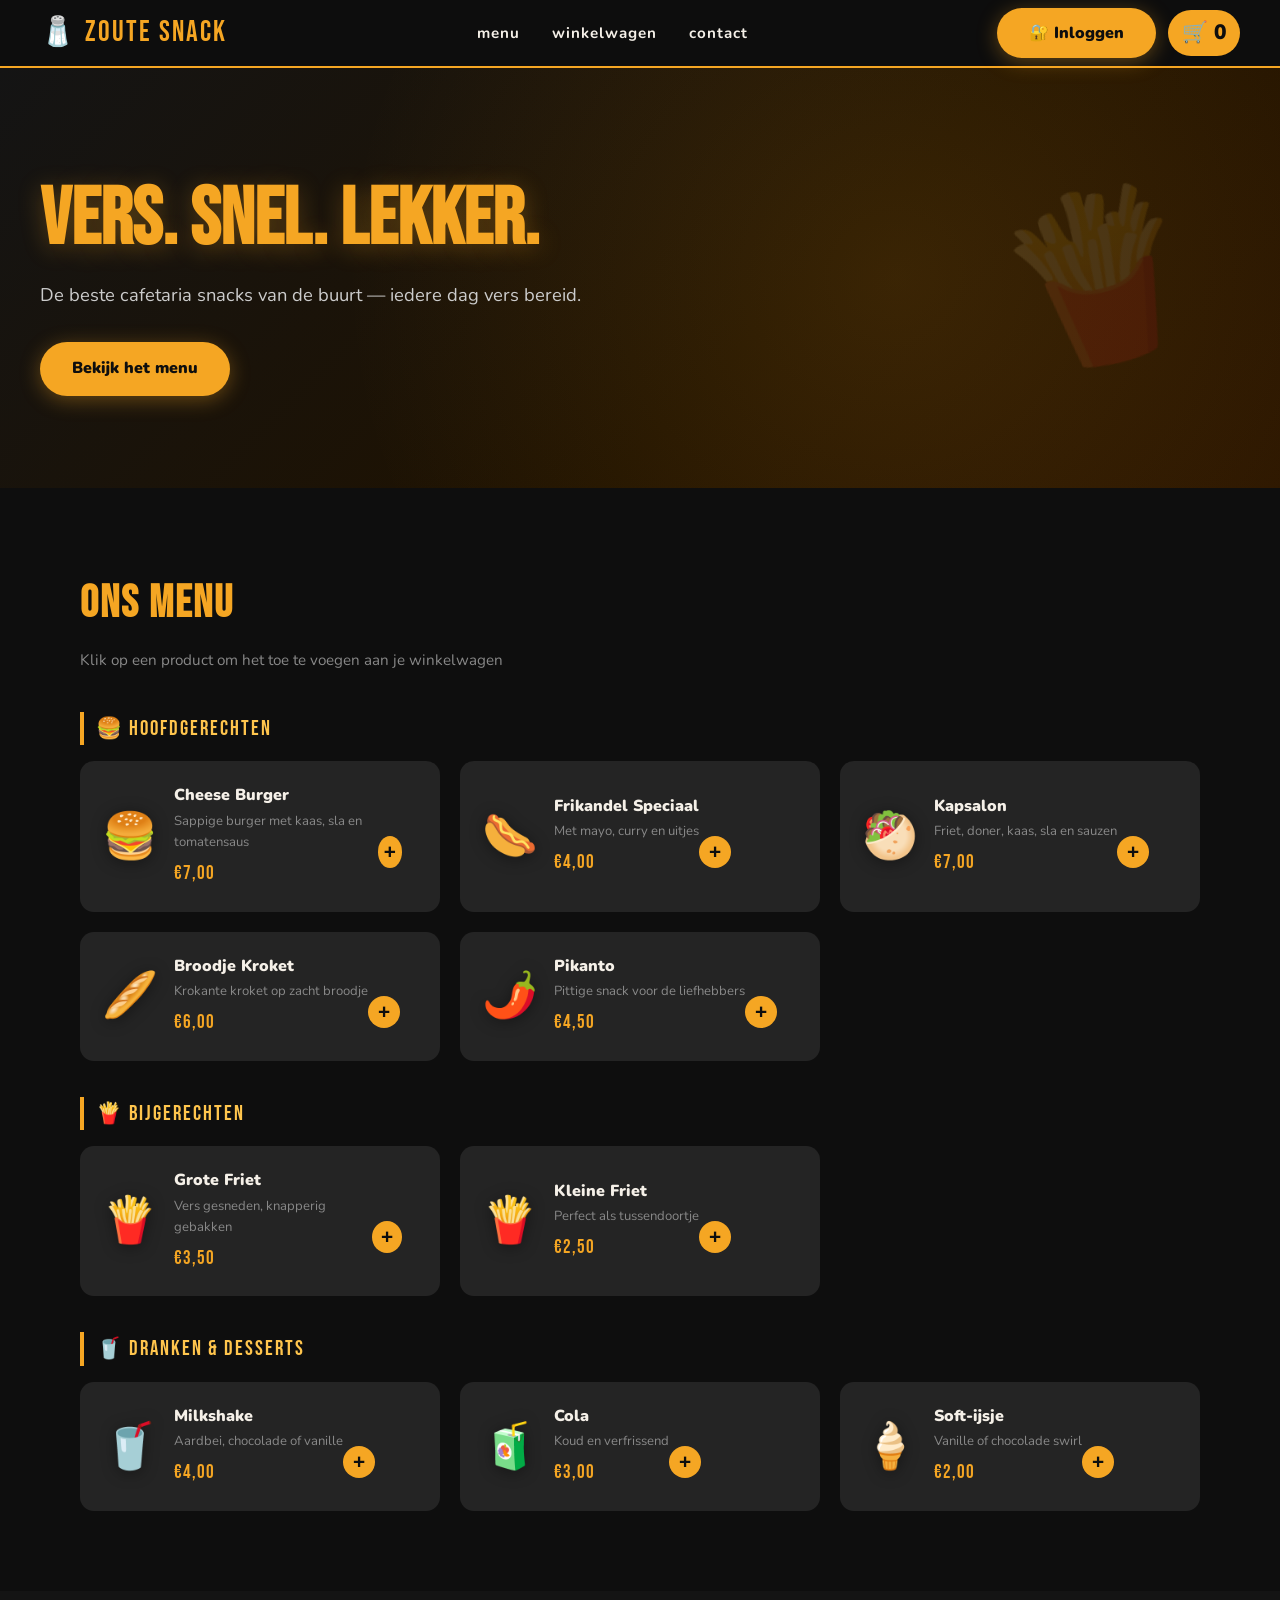
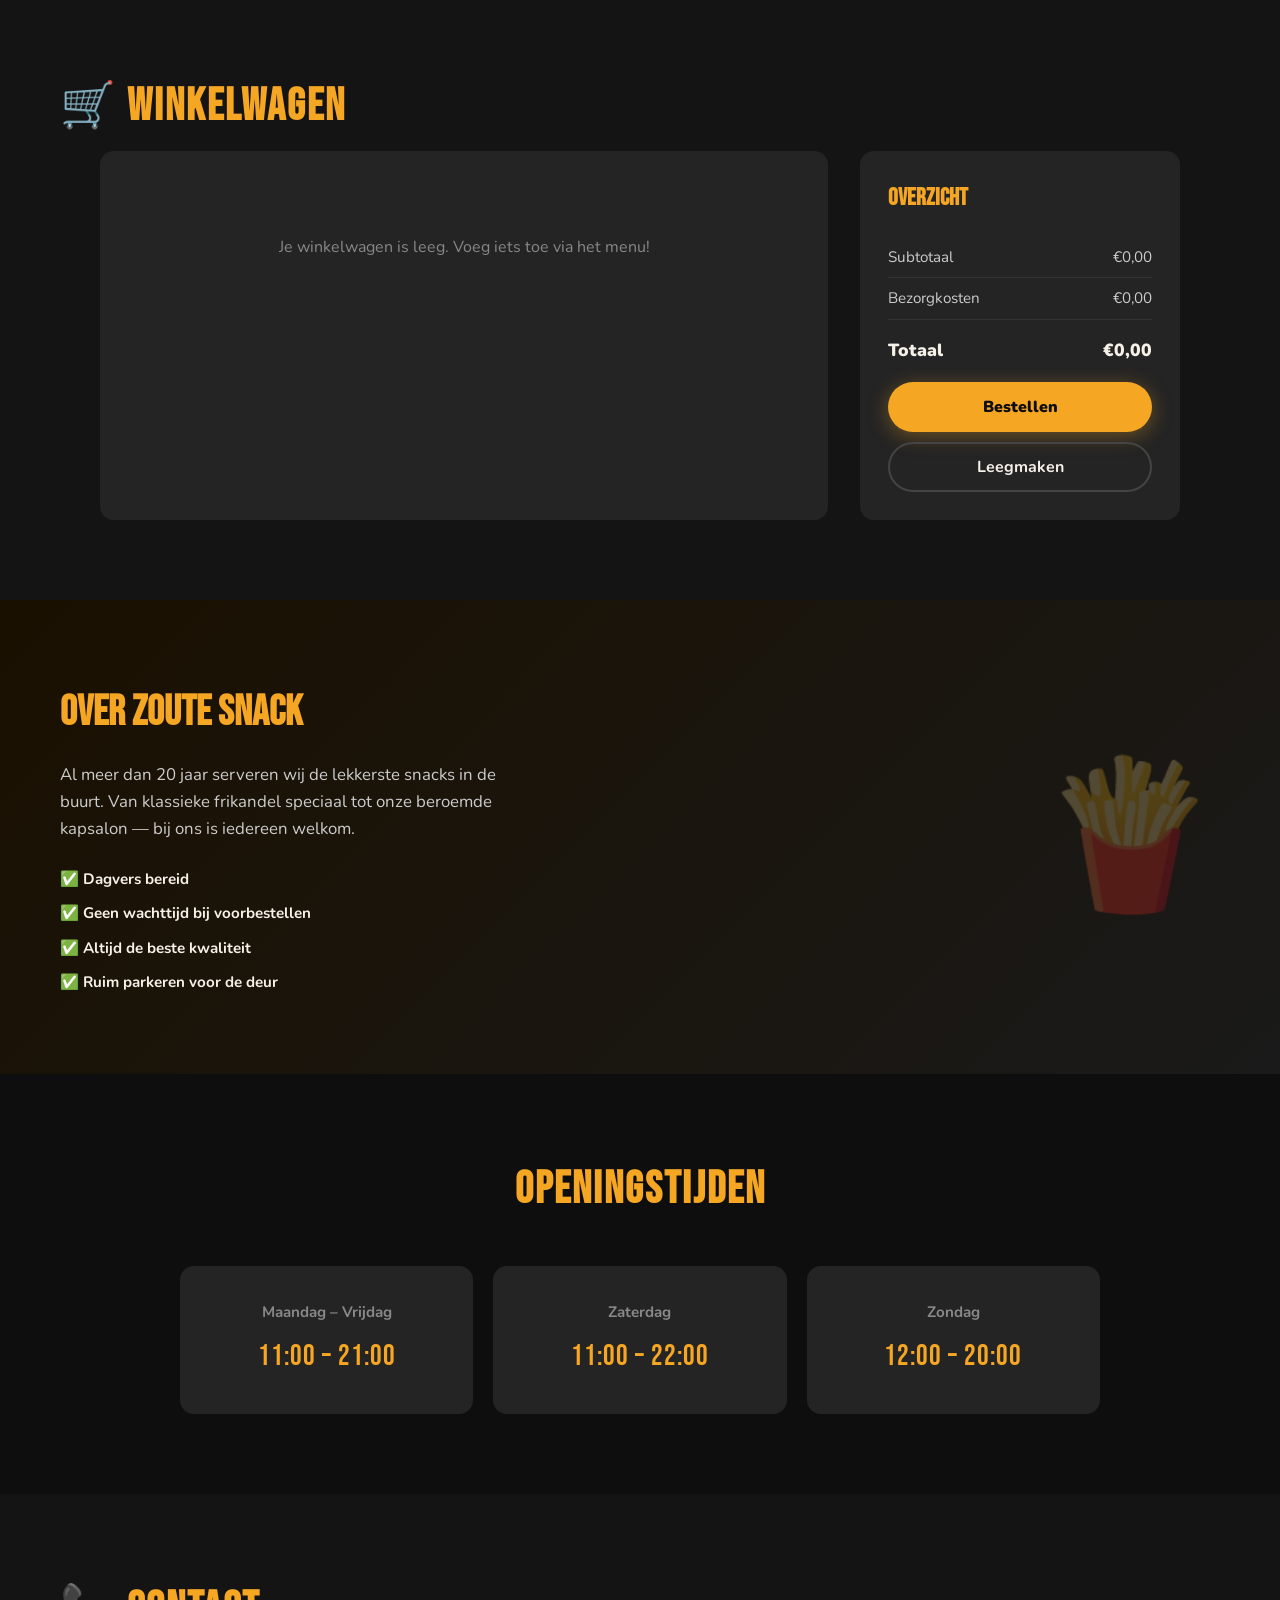
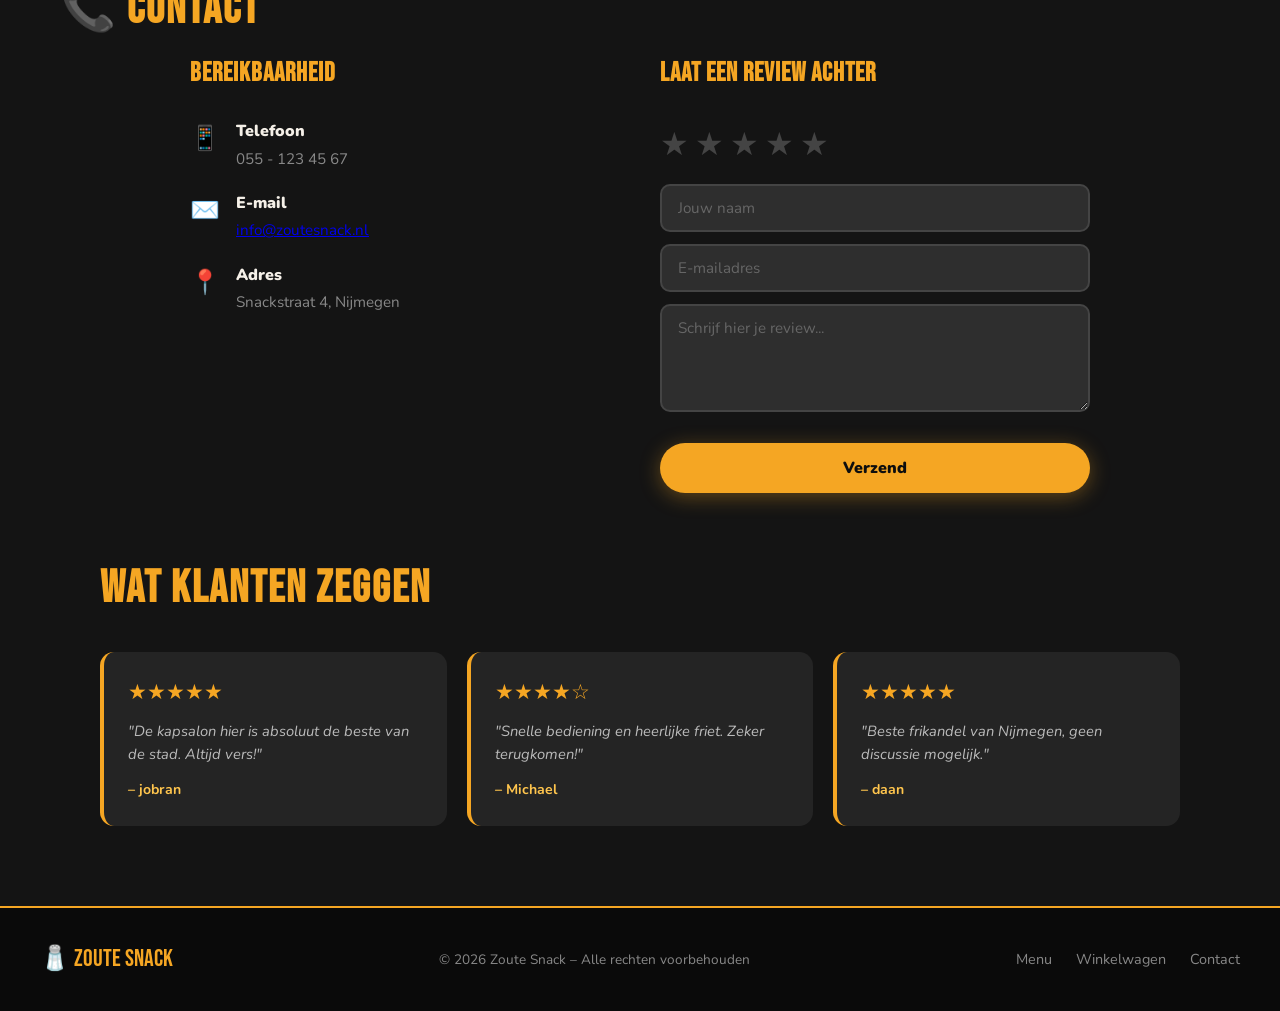
<file: restaurantwebapp1/assets/index.html>
<!DOCTYPE html>
<html lang="nl">
<head>
  <meta charset="UTF-8" />
  <meta name="viewport" content="width=device-width, initial-scale=1.0" />
  <title>Zoute Snack – Cafetaria</title>
  <link href="https://fonts.googleapis.com/css2?family=Bebas+Neue&family=Nunito:wght@400;600;700;900&display=swap" rel="stylesheet" />
  <link rel="stylesheet" href="style.css" />
</head>
<body>
 
  <!-- NAVIGATIE -->
  <header>
    <div class="logo">🧂 Zoute Snack</div>
    <nav>
      <a href="#menu" class="nav-link">menu</a>
      <a href="#winkelwagen" class="nav-link">winkelwagen</a>
      <a href="#contact" class="nav-link">contact</a>
    </nav>
    <div class="header-right">
      <button class="btn-primary" onclick="openLogin()">🔐 Inloggen</button>
      <div class="cart-icon" onclick="scrollToSection('winkelwagen')">
        🛒 <span id="cart-count">0</span>
      </div>
    </div>
  </header>
 
  <!-- LOGIN MODAL -->
  <div id="login-overlay" class="modal-overlay hidden">
    <div class="modal login-modal">
      <button class="modal-close" onclick="closeLogin()">✕</button>
      <h2>🔐 Inloggen</h2>
      <p class="login-sub">Beheerders kunnen hier inloggen</p>
      <input type="text" id="login-user" placeholder="Gebruikersnaam" class="form-input" />
      <input type="password" id="login-pass" placeholder="Wachtwoord" class="form-input" />
      <p id="login-error" class="login-error hidden">Onjuiste inloggegevens. Probeer opnieuw.</p>
      <button class="btn-primary full-width" onclick="doLogin()">Inloggen</button>
    </div>
  </div>
 
  <!-- HERO -->
  <section class="hero">
    <div class="hero-content">
      <h1>Vers. Snel. Lekker.</h1>
      <p>De beste cafetaria snacks van de buurt — iedere dag vers bereid.</p>
      <a href="#menu" class="btn-primary">Bekijk het menu</a>
    </div>
    <div class="hero-decoration">🍟</div>
  </section>
 
  <!-- MENU -->
  <section id="menu" class="section">
    <h2 class="section-title">Ons Menu</h2>
    <p class="section-sub">Klik op een product om het toe te voegen aan je winkelwagen</p>
 
    <div class="category-label">🍔 Hoofdgerechten</div>
    <div class="menu-grid">
      <div class="menu-card" onclick="addToCart('Cheese Burger', 7)">
        <div class="menu-img">🍔</div>
        <div class="menu-info">
          <h3>Cheese Burger</h3>
          <p>Sappige burger met kaas, sla en tomatensaus</p>
          <span class="price">€7,00</span>
        </div>
        <button class="add-btn">+</button>
      </div>
      <div class="menu-card" onclick="addToCart('Frikandel Speciaal', 4)">
        <div class="menu-img">🌭</div>
        <div class="menu-info">
          <h3>Frikandel Speciaal</h3>
          <p>Met mayo, curry en uitjes</p>
          <span class="price">€4,00</span>
        </div>
        <button class="add-btn">+</button>
      </div>
      <div class="menu-card" onclick="addToCart('Kapsalon', 7)">
        <div class="menu-img">🥙</div>
        <div class="menu-info">
          <h3>Kapsalon</h3>
          <p>Friet, doner, kaas, sla en sauzen</p>
          <span class="price">€7,00</span>
        </div>
        <button class="add-btn">+</button>
      </div>
      <div class="menu-card" onclick="addToCart('Broodje Kroket', 6)">
        <div class="menu-img">🥖</div>
        <div class="menu-info">
          <h3>Broodje Kroket</h3>
          <p>Krokante kroket op zacht broodje</p>
          <span class="price">€6,00</span>
        </div>
        <button class="add-btn">+</button>
      </div>
      <div class="menu-card" onclick="addToCart('Pikanto', 4.50)">
        <div class="menu-img">🌶️</div>
        <div class="menu-info">
          <h3>Pikanto</h3>
          <p>Pittige snack voor de liefhebbers</p>
          <span class="price">€4,50</span>
        </div>
        <button class="add-btn">+</button>
      </div>
    </div>
 
    <div class="category-label">🍟 Bijgerechten</div>
    <div class="menu-grid">
      <div class="menu-card" onclick="addToCart('Grote Friet', 3.50)">
        <div class="menu-img">🍟</div>
        <div class="menu-info">
          <h3>Grote Friet</h3>
          <p>Vers gesneden, knapperig gebakken</p>
          <span class="price">€3,50</span>
        </div>
        <button class="add-btn">+</button>
      </div>
      <div class="menu-card" onclick="addToCart('Kleine Friet', 2.50)">
        <div class="menu-img">🍟</div>
        <div class="menu-info">
          <h3>Kleine Friet</h3>
          <p>Perfect als tussendoortje</p>
          <span class="price">€2,50</span>
        </div>
        <button class="add-btn">+</button>
      </div>
    </div>
 
    <div class="category-label">🥤 Dranken & Desserts</div>
    <div class="menu-grid">
      <div class="menu-card" onclick="addToCart('Milkshake', 4)">
        <div class="menu-img">🥤</div>
        <div class="menu-info">
          <h3>Milkshake</h3>
          <p>Aardbei, chocolade of vanille</p>
          <span class="price">€4,00</span>
        </div>
        <button class="add-btn">+</button>
      </div>
      <div class="menu-card" onclick="addToCart('Cola', 3)">
        <div class="menu-img">🧃</div>
        <div class="menu-info">
          <h3>Cola</h3>
          <p>Koud en verfrissend</p>
          <span class="price">€3,00</span>
        </div>
        <button class="add-btn">+</button>
      </div>
      <div class="menu-card" onclick="addToCart('Ijsje', 2)">
        <div class="menu-img">🍦</div>
        <div class="menu-info">
          <h3>Soft-ijsje</h3>
          <p>Vanille of chocolade swirl</p>
          <span class="price">€2,00</span>
        </div>
        <button class="add-btn">+</button>
      </div>
    </div>
  </section>
 
  <!-- WINKELWAGEN -->
  <section id="winkelwagen" class="section dark-section">
    <h2 class="section-title light">🛒 Winkelwagen</h2>
    <div class="cart-container">
      <div id="cart-items" class="cart-items">
        <p class="cart-empty">Je winkelwagen is leeg. Voeg iets toe via het menu!</p>
      </div>
      <div class="cart-summary">
        <div class="summary-box">
          <h3>Overzicht</h3>
          <div class="summary-row">
            <span>Subtotaal</span>
            <span id="subtotal">€0,00</span>
          </div>
          <div class="summary-row">
            <span>Bezorgkosten</span>
            <span>€0,00</span>
          </div>
          <div class="summary-row total-row">
            <span>Totaal</span>
            <span id="total">€0,00</span>
          </div>
          <button class="btn-primary full-width" onclick="bestellen()">Bestellen</button>
          <button class="btn-secondary full-width" onclick="clearCart()">Leegmaken</button>
        </div>
      </div>
    </div>
  </section>
 
  <!-- OVER ONS -->
  <section class="about-section">
    <div class="about-text">
      <h2>Over Zoute Snack</h2>
      <p>Al meer dan 20 jaar serveren wij de lekkerste snacks in de buurt. Van klassieke frikandel speciaal tot onze beroemde kapsalon — bij ons is iedereen welkom.</p>
      <ul class="perks">
        <li>✅ Dagvers bereid</li>
        <li>✅ Geen wachttijd bij voorbestellen</li>
        <li>✅ Altijd de beste kwaliteit</li>
        <li>✅ Ruim parkeren voor de deur</li>
      </ul>
    </div>
    <div class="about-visual">
      <div class="big-emoji">🍟</div>
    </div>
  </section>
 
  <!-- OPENINGSTIJDEN -->
  <section class="hours-section">
    <h2 class="section-title">Openingstijden</h2>
    <div class="hours-grid">
      <div class="hours-card">
        <span class="day">Maandag – Vrijdag</span>
        <span class="time">11:00 – 21:00</span>
      </div>
      <div class="hours-card">
        <span class="day">Zaterdag</span>
        <span class="time">11:00 – 22:00</span>
      </div>
      <div class="hours-card">
        <span class="day">Zondag</span>
        <span class="time">12:00 – 20:00</span>
      </div>
    </div>
  </section>
 
  <!-- CONTACT -->
  <section id="contact" class="section dark-section">
    <h2 class="section-title light">📞 Contact</h2>
    <div class="contact-grid">
      <div class="contact-info">
        <h3>Bereikbaarheid</h3>
        <div class="contact-item">
          <span class="contact-icon">📱</span>
          <div>
            <strong>Telefoon</strong>
            <p>055 - 123 45 67</p>
          </div>
        </div>
        <div class="contact-item">
          <span class="contact-icon">✉️</span>
          <div>
            <strong>E-mail</strong>
            <p><a href="mailto:info@zoutesnack.nl">info@zoutesnack.nl</a></p>
          </div>
        </div>
        <div class="contact-item">
          <span class="contact-icon">📍</span>
          <div>
            <strong>Adres</strong>
            <p>Snackstraat 4, Nijmegen</p>
          </div>
        </div>
      </div>
 
      <div class="contact-form-box">
        <h3>Laat een review achter</h3>
        <div class="star-rating" id="star-rating">
          <span class="star" data-value="1">★</span>
          <span class="star" data-value="2">★</span>
          <span class="star" data-value="3">★</span>
          <span class="star" data-value="4">★</span>
          <span class="star" data-value="5">★</span>
        </div>
        <input type="text" id="contact-naam" placeholder="Jouw naam" class="form-input" />
        <input type="email" id="contact-email" placeholder="E-mailadres" class="form-input" />
        <textarea id="contact-bericht" placeholder="Schrijf hier je review..." class="form-textarea" rows="4"></textarea>
        <button class="btn-primary full-width" onclick="verzendReview()">Verzend</button>
      </div>
    </div>
 
    <!-- Reviews display -->
    <div class="reviews-section">
      <h3 class="section-title light">Wat klanten zeggen</h3>
      <div class="reviews-grid" id="reviews-container">
        <div class="review-card">
          <div class="review-stars">★★★★★</div>
          <p>"De kapsalon hier is absoluut de beste van de stad. Altijd vers!"</p>
          <strong>– jobran</strong>
        </div>
        <div class="review-card">
          <div class="review-stars">★★★★☆</div>
          <p>"Snelle bediening en heerlijke friet. Zeker terugkomen!"</p>
          <strong>– Michael</strong>
        </div>
        <div class="review-card">
          <div class="review-stars">★★★★★</div>
          <p>"Beste frikandel van Nijmegen, geen discussie mogelijk."</p>
          <strong>– daan</strong>
        </div>
      </div>
    </div>
  </section>
 
  <!-- FOOTER -->
  <footer>
    <div class="footer-inner">
      <div class="footer-brand">🧂 Zoute Snack</div>
      <p>© 2026 Zoute Snack – Alle rechten voorbehouden</p>
      <div class="footer-links">
        <a href="#menu">Menu</a>
        <a href="#winkelwagen">Winkelwagen</a>
        <a href="#contact">Contact</a>
      </div>
    </div>
  </footer>
 
  <!-- TOAST NOTIFICATION -->
  <div id="toast" class="toast"></div>
 
  <!-- BESTELLING MODAL -->
  <div id="modal-overlay" class="modal-overlay hidden">
    <div class="modal">
      <h2>🎉 Bestelling Geplaatst!</h2>
      <p>Bedankt voor je bestelling bij Zoute Snack. We gaan direct voor je aan de slag!</p>
      <p class="modal-time">Geschatte wachttijd: <strong>15–20 minuten</strong></p>
      <button class="btn-p
</file>
<file: restaurantwebapp1/assets/style.css>
/* ===========================
   ZOUTE SNACK – style.css
   =========================== */
 
:root {
  --black: #0e0e0e;
  --dark: #1a1a1a;
  --darker: #141414;
  --gold: #f5a623;
  --gold-light: #ffc54d;
  --red: #e8323b;
  --white: #f5f0e8;
  --gray: #888;
  --card-bg: #242424;
  --radius: 14px;
  --shadow: 0 8px 32px rgba(0,0,0,0.35);
}
 
* {
  margin: 0;
  padding: 0;
  box-sizing: border-box;
}
 
html {
  scroll-behavior: smooth;
}
 
body {
  background: var(--black);
  color: var(--white);
  font-family: 'Nunito', sans-serif;
  font-size: 16px;
  line-height: 1.6;
}
 
/* ===========================
   HEADER / NAV
   =========================== */
header {
  position: sticky;
  top: 0;
  z-index: 100;
  background: rgba(14,14,14,0.95);
  backdrop-filter: blur(10px);
  display: flex;
  align-items: center;
  justify-content: space-between;
  padding: 0 40px;
  height: 68px;
  border-bottom: 2px solid var(--gold);
}
 
.logo {
  font-family: 'Bebas Neue', sans-serif;
  font-size: 1.8rem;
  color: var(--gold);
  letter-spacing: 2px;
}
 
nav {
  display: flex;
  gap: 32px;
}
 
.nav-link {
  color: var(--white);
  text-decoration: none;
  font-weight: 700;
  font-size: 0.95rem;
  letter-spacing: 1px;
  text-transform: lowercase;
  position: relative;
  transition: color 0.2s;
}
 
.nav-link::after {
  content: '';
  position: absolute;
  bottom: -4px;
  left: 0;
  width: 0;
  height: 2px;
  background: var(--gold);
  transition: width 0.3s;
}
 
.nav-link:hover {
  color: var(--gold);
}
 
.nav-link:hover::after {
  width: 100%;
}
 
.cart-icon {
  font-size: 1.3rem;
  cursor: pointer;
  background: var(--gold);
  color: var(--black);
  padding: 6px 14px;
  border-radius: 999px;
  font-weight: 900;
  transition: transform 0.2s;
}
 
.cart-icon:hover {
  transform: scale(1.08);
}
 
/* ===========================
   HERO
   =========================== */
.hero {
  background: linear-gradient(135deg, var(--darker) 0%, #1f1200 60%, #2a1500 100%);
  padding: 100px 40px 80px;
  display: flex;
  align-items: center;
  justify-content: space-between;
  position: relative;
  overflow: hidden;
  min-height: 420px;
}
 
.hero::before {
  content: '';
  position: absolute;
  inset: 0;
  background: radial-gradient(circle at 70% 50%, rgba(245,166,35,0.12) 0%, transparent 60%);
}
 
.hero-content {
  max-width: 560px;
  position: relative;
  z-index: 1;
  animation: fadeUp 0.8s ease both;
}
 
.hero-content h1 {
  font-family: 'Bebas Neue', sans-serif;
  font-size: 5rem;
  line-height: 1;
  color: var(--gold);
  text-shadow: 0 4px 24px rgba(245,166,35,0.3);
  margin-bottom: 20px;
}
 
.hero-content p {
  font-size: 1.15rem;
  color: #ccc;
  margin-bottom: 32px;
}
 
.hero-decoration {
  font-size: 10rem;
  opacity: 0.12;
  position: absolute;
  right: 80px;
  top: 50%;
  transform: translateY(-50%) rotate(-15deg);
  animation: float 4s ease-in-out infinite;
}
 
@keyframes float {
  0%, 100% { transform: translateY(-50%) rotate(-15deg); }
  50% { transform: translateY(-56%) rotate(-12deg); }
}
 
@keyframes fadeUp {
  from { opacity: 0; transform: translateY(30px); }
  to   { opacity: 1; transform: translateY(0); }
}
 
/* ===========================
   BUTTONS
   =========================== */
.btn-primary {
  display: inline-block;
  background: var(--gold);
  color: var(--black);
  font-family: 'Nunito', sans-serif;
  font-weight: 900;
  font-size: 1rem;
  padding: 14px 32px;
  border-radius: 999px;
  border: none;
  cursor: pointer;
  text-decoration: none;
  transition: background 0.2s, transform 0.2s, box-shadow 0.2s;
  box-shadow: 0 4px 20px rgba(245,166,35,0.35);
}
 
.btn-primary:hover {
  background: var(--gold-light);
  transform: translateY(-2px);
  box-shadow: 0 8px 28px rgba(245,166,35,0.45);
}
 
.btn-secondary {
  display: inline-block;
  background: transparent;
  color: var(--white);
  font-family: 'Nunito', sans-serif;
  font-weight: 700;
  font-size: 1rem;
  padding: 12px 32px;
  border-radius: 999px;
  border: 2px solid #444;
  cursor: pointer;
  transition: border-color 0.2s, color 0.2s;
}
 
.btn-secondary:hover {
  border-color: var(--white);
  color: var(--white);
}
 
.full-width {
  width: 100%;
  text-align: center;
  margin-top: 10px;
}
 
/* ===========================
   SECTIONS
   =========================== */
.section {
  padding: 80px 40px;
  max-width: 1200px;
  margin: 0 auto;
}
 
.dark-section {
  background: var(--darker);
  max-width: 100%;
  padding: 80px 60px;
}
 
.section-title {
  font-family: 'Bebas Neue', sans-serif;
  font-size: 2.8rem;
  letter-spacing: 2px;
  color: var(--gold);
  margin-bottom: 8px;
}
 
.section-title.light {
  color: var(--gold);
}
 
.section-sub {
  color: var(--gray);
  margin-bottom: 40px;
  font-size: 0.95rem;
}
 
.category-label {
  font-family: 'Bebas Neue', sans-serif;
  font-size: 1.3rem;
  color: var(--gold-light);
  letter-spacing: 2px;
  margin: 36px 0 16px;
  padding-left: 4px;
  border-left: 4px solid var(--gold);
  padding-left: 12px;
}
 
/* ===========================
   MENU GRID / CARDS
   =========================== */
.menu-grid {
  display: grid;
  grid-template-columns: repeat(auto-fill, minmax(280px, 1fr));
  gap: 20px;
}
 
.menu-card {
  background: var(--card-bg);
  border-radius: var(--radius);
  padding: 20px;
  display: flex;
  align-items: center;
  gap: 16px;
  cursor: pointer;
  border: 2px solid transparent;
  transition: border-color 0.2s, transform 0.2s, box-shadow 0.2s;
  position: relative;
}
 
.menu-card:hover {
  border-color: var(--gold);
  transform: translateY(-4px);
  box-shadow: var(--shadow);
}
 
.menu-img {
  font-size: 2.8rem;
  min-width: 56px;
  text-align: center;
  filter: drop-shadow(0 2px 8px rgba(0,0,0,0.4));
}
 
.menu-info h3 {
  font-weight: 900;
  font-size: 1rem;
  margin-bottom: 2px;
}
 
.menu-info p {
  font-size: 0.82rem;
  color: var(--gray);
  margin-bottom: 6px;
}
 
.price {
  font-family: 'Bebas Neue', sans-serif;
  font-size: 1.2rem;
  color: var(--gold);
  letter-spacing: 1px;
}
 
.add-btn {
  position: relative;
  right: 16px;
  top: 16px;
  background: var(--gold);
  color: var(--black);
  border: none;
  border-radius: 50%;
  width: 32px;
  height: 32px;
  font-size: 1.3rem;
  font-weight: 900;
  cursor: pointer;
  transition: transform 0.2s, background 0.2s;
  display: flex;
  align-items: center;
  justify-content: center;
}
 
.add-btn:hover {
  background: var(--gold-light);
  transform: scale(1.15);
}
 
/* ===========================
   WINKELWAGEN
   =========================== */
.cart-container {
  display: grid;
  grid-template-columns: 1fr 320px;
  gap: 32px;
  max-width: 1080px;
  margin: 0 auto;
}
 
.cart-items {
  background: var(--card-bg);
  border-radius: var(--radius);
  padding: 24px;
  min-height: 240px;
}
 
.cart-empty {
  color: var(--gray);
  text-align: center;
  margin-top: 60px;
}
 
.cart-row {
  display: flex;
  align-items: center;
  justify-content: space-between;
  padding: 12px 0;
  border-bottom: 1px solid #333;
}
 
.cart-row:last-child {
  border-bottom: none;
}
 
.cart-row-name {
  font-weight: 700;
}
 
.cart-row-price {
  color: var(--gold);
  font-family: 'Bebas Neue', sans-serif;
  font-size: 1.1rem;
}
 
.cart-row-remove {
  background: none;
  border: none;
  color: var(--red);
  cursor: pointer;
  font-size: 1.1rem;
  margin-left: 12px;
}
 
.cart-row-qty {
  display: flex;
  align-items: center;
  gap: 10px;
  font-weight: 700;
}
 
.qty-btn {
  background: #333;
  border: none;
  color: var(--white);
  border-radius: 50%;
  width: 26px;
  height: 26px;
  cursor: pointer;
  font-size: 1rem;
  transition: background 0.15s;
}
 
.qty-btn:hover {
  background: var(--gold);
  color: var(--black);
}
 
.summary-box {
  background: var(--card-bg);
  border-radius: var(--radius);
  padding: 28px;
  position: sticky;
  top: 90px;
}
 
.summary-box h3 {
  font-family: 'Bebas Neue', sans-serif;
  font-size: 1.5rem;
  color: var(--gold);
  margin-bottom: 20px;
}
 
.summary-row {
  display: flex;
  justify-content: space-between;
  padding: 8px 0;
  color: #ccc;
  font-size: 0.95rem;
  border-bottom: 1px solid #333;
}
 
.total-row {
  font-weight: 900;
  color: var(--white);
  font-size: 1.1rem;
  border-bottom: none;
  margin-top: 8px;
}
 
/* ===========================
   OVER ONS
   =========================== */
.about-section {
  display: flex;
  align-items: center;
  gap: 60px;
  padding: 80px 60px;
  background: linear-gradient(135deg, #1a1000 0%, var(--dark) 100%);
}
 
.about-text {
  flex: 1;
}
 
.about-text h2 {
  font-family: 'Bebas Neue', sans-serif;
  font-size: 2.6rem;
  color: var(--gold);
  margin-bottom: 16px;
}
 
.about-text p {
  color: #ccc;
  font-size: 1.05rem;
  margin-bottom: 24px;
  max-width: 480px;
}
 
.perks {
  list-style: none;
  display: flex;
  flex-direction: column;
  gap: 10px;
}
 
.perks li {
  font-weight: 700;
  color: var(--white);
  font-size: 0.95rem;
}
 
.about-visual {
  font-size: 9rem;
  opacity: 0.25;
  animation: float 5s ease-in-out infinite;
}
 
/* ===========================
   OPENINGSTIJDEN
   =========================== */
.hours-section {
  padding: 80px 40px;
  text-align: center;
  max-width: 1000px;
  margin: 0 auto;
}
 
.hours-grid {
  display: grid;
  grid-template-columns: repeat(3, 1fr);
  gap: 20px;
  margin-top: 40px;
}
 
.hours-card {
  background: var(--card-bg);
  border-radius: var(--radius);
  padding: 32px 20px;
  display: flex;
  flex-direction: column;
  gap: 10px;
  border: 2px solid transparent;
  transition: border-color 0.2s;
}
 
.hours-card:hover {
  border-color: var(--gold);
}
 
.day {
  font-weight: 700;
  font-size: 0.95rem;
  color: var(--gray);
}
 
.time {
  font-family: 'Bebas Neue', sans-serif;
  font-size: 1.8rem;
  color: var(--gold);
  letter-spacing: 1px;
}
 
/* ===========================
   CONTACT
   =========================== */
.contact-grid {
  display: grid;
  grid-template-columns: 1fr 1fr;
  gap: 40px;
  max-width: 900px;
  margin: 0 auto 60px;
}
 
.contact-info h3,
.contact-form-box h3 {
  font-family: 'Bebas Neue', sans-serif;
  font-size: 1.6rem;
  color: var(--gold);
  margin-bottom: 24px;
  letter-spacing: 1px;
}
 
.contact-item {
  display: flex;
  align-items: flex-start;
  gap: 14px;
  margin-bottom: 20px;
}
 
.contact-icon {
  font-size: 1.5rem;
  min-width: 32px;
}
 
.contact-item strong {
  display: block;
  font-weight: 900;
  margin-bottom: 2px;
}
 
.contact-item p {
  color: var(--gray);
  font-size: 0.95rem;
}
 
.form-input,
.form-textarea {
  width: 100%;
  background: #2e2e2e;
  border: 2px solid #444;
  border-radius: 10px;
  color: var(--white);
  font-family: 'Nunito', sans-serif;
  font-size: 0.95rem;
  padding: 12px 16px;
  margin-bottom: 12px;
  outline: none;
  transition: border-color 0.2s;
  resize: vertical;
}
 
.form-input:focus,
.form-textarea:focus {
  border-color: var(--gold);
}
 
.form-input::placeholder,
.form-textarea::placeholder {
  color: #666;
}
 
/* Star Rating */
.star-rating {
  display: flex;
  gap: 6px;
  margin-bottom: 14px;
}
 
.star {
  font-size: 2rem;
  color: #444;
  cursor: pointer;
  transition: color 0.15s, transform 0.15s;
}
 
.star.active,
.star:hover {
  color: var(--gold);
  transform: scale(1.1);
}
 
/* ===========================
   REVIEWS
   =========================== */
.reviews-section {
  max-width: 1080px;
  margin: 0 auto;
}
 
.reviews-section .section-title {
  margin-bottom: 28px;
}
 
.reviews-grid {
  display: grid;
  grid-template-columns: repeat(auto-fill, minmax(280px, 1fr));
  gap: 20px;
}
 
.review-card {
  background: var(--card-bg);
  border-radius: var(--radius);
  padding: 24px;
  border-left: 4px solid var(--gold);
  transition: transform 0.2s;
}
 
.review-card:hover {
  transform: translateY(-4px);
}
 
.review-stars {
  color: var(--gold);
  font-size: 1.3rem;
  margin-bottom: 10px;
}
 
.review-card p {
  color: #bbb;
  font-size: 0.92rem;
  font-style: italic;
  margin-bottom: 10px;
}
 
.review-card strong {
  font-size: 0.88rem;
  color: var(--gold-light);
}
 
/* ===========================
   FOOTER
   =========================== */
footer {
  background: #0a0a0a;
  border-top: 2px solid var(--gold);
  padding: 32px 40px;
}
 
.footer-inner {
  display: flex;
  align-items: center;
  justify-content: space-between;
  max-width: 1200px;
  margin: 0 auto;
}
 
.footer-brand {
  font-family: 'Bebas Neue', sans-serif;
  font-size: 1.5rem;
  color: var(--gold);
}
 
footer p {
  color: var(--gray);
  font-size: 0.85rem;
}
 
.footer-links {
  display: flex;
  gap: 24px;
}
 
.footer-links a {
  color: var(--gray);
  text-decoration: none;
  font-size: 0.9rem;
  transition: color 0.2s;
}
 
.footer-links a:hover {
  color: var(--gold);
}
 
/* ===========================
   TOAST
   =========================== */
.toast {
  position: fixed;
  bottom: 32px;
  right: 32px;
  background: var(--gold);
  color: var(--black);
  padding: 14px 24px;
  border-radius: 999px;
  font-weight: 900;
  font-size: 0.95rem;
  opacity: 0;
  pointer-events: none;
  transform: translateY(20px);
  transition: opacity 0.3s, transform 0.3s;
  z-index: 999;
}
 
.toast.show {
  opacity: 1;
  transform: translateY(0);
}
 
/* ===========================
   MODAL
   =========================== */
.modal-overlay {
  position: fixed;
  inset: 0;
  background: rgba(0,0,0,0.75);
  z-index: 200;
  display: flex;
  align-items: center;
  justify-content: center;
}
 
.modal-overlay.hidden {
  display: none;
}
 
.modal {
  background: var(--dark);
  border: 2px solid var(--gold);
  border-radius: var(--radius);
  padding: 48px 40px;
  max-width: 440px;
  text-align: center;
  animation: fadeUp 0.3s ease both;
}
 
.modal h2 {
  font-family: 'Bebas Neue', sans-serif;
  font-size: 2.4rem;
  color: var(--gold);
  margin-bottom: 16px;
}
 
.modal p {
  color: #ccc;
  margin-bottom: 12px;
}
 
.modal-time {
  color: var(--gold-light);
  font-size: 1.05rem;
  margin-bottom: 28px !important;
}
 
/* ===========================
   RESPONSIVE
   =========================== */
@media (max-width: 900px) {
  header { padding: 0 20px; }
  .hero { padding: 60px 24px; }
  .hero-content h1 { font-size: 3.5rem; }
  .section, .dark-section { padding: 60px 24px; }
  .cart-container { grid-template-columns: 1fr; }
  .contact-grid { grid-template-columns: 1fr; }
  .about-section { flex-direction: column; padding: 60px 24px; }
  .hours-grid { grid-template-columns: 1fr; }
  .footer-inner { flex-direction: column; gap: 16px; text-align: center; }
}
 
@media (max-width: 600px) {
  nav { gap: 16px; }
  .hero-content h1 { font-size: 2.8rem; }
  .menu-grid { grid-template-columns: 1fr; }
  .reviews-grid { grid-template-columns: 1fr; }
}

.header-right {
  display: flex;
  flex-direction: row;
  align-items: center;
  gap: 12px;
  flex-shrink: 0;
}
</file>
